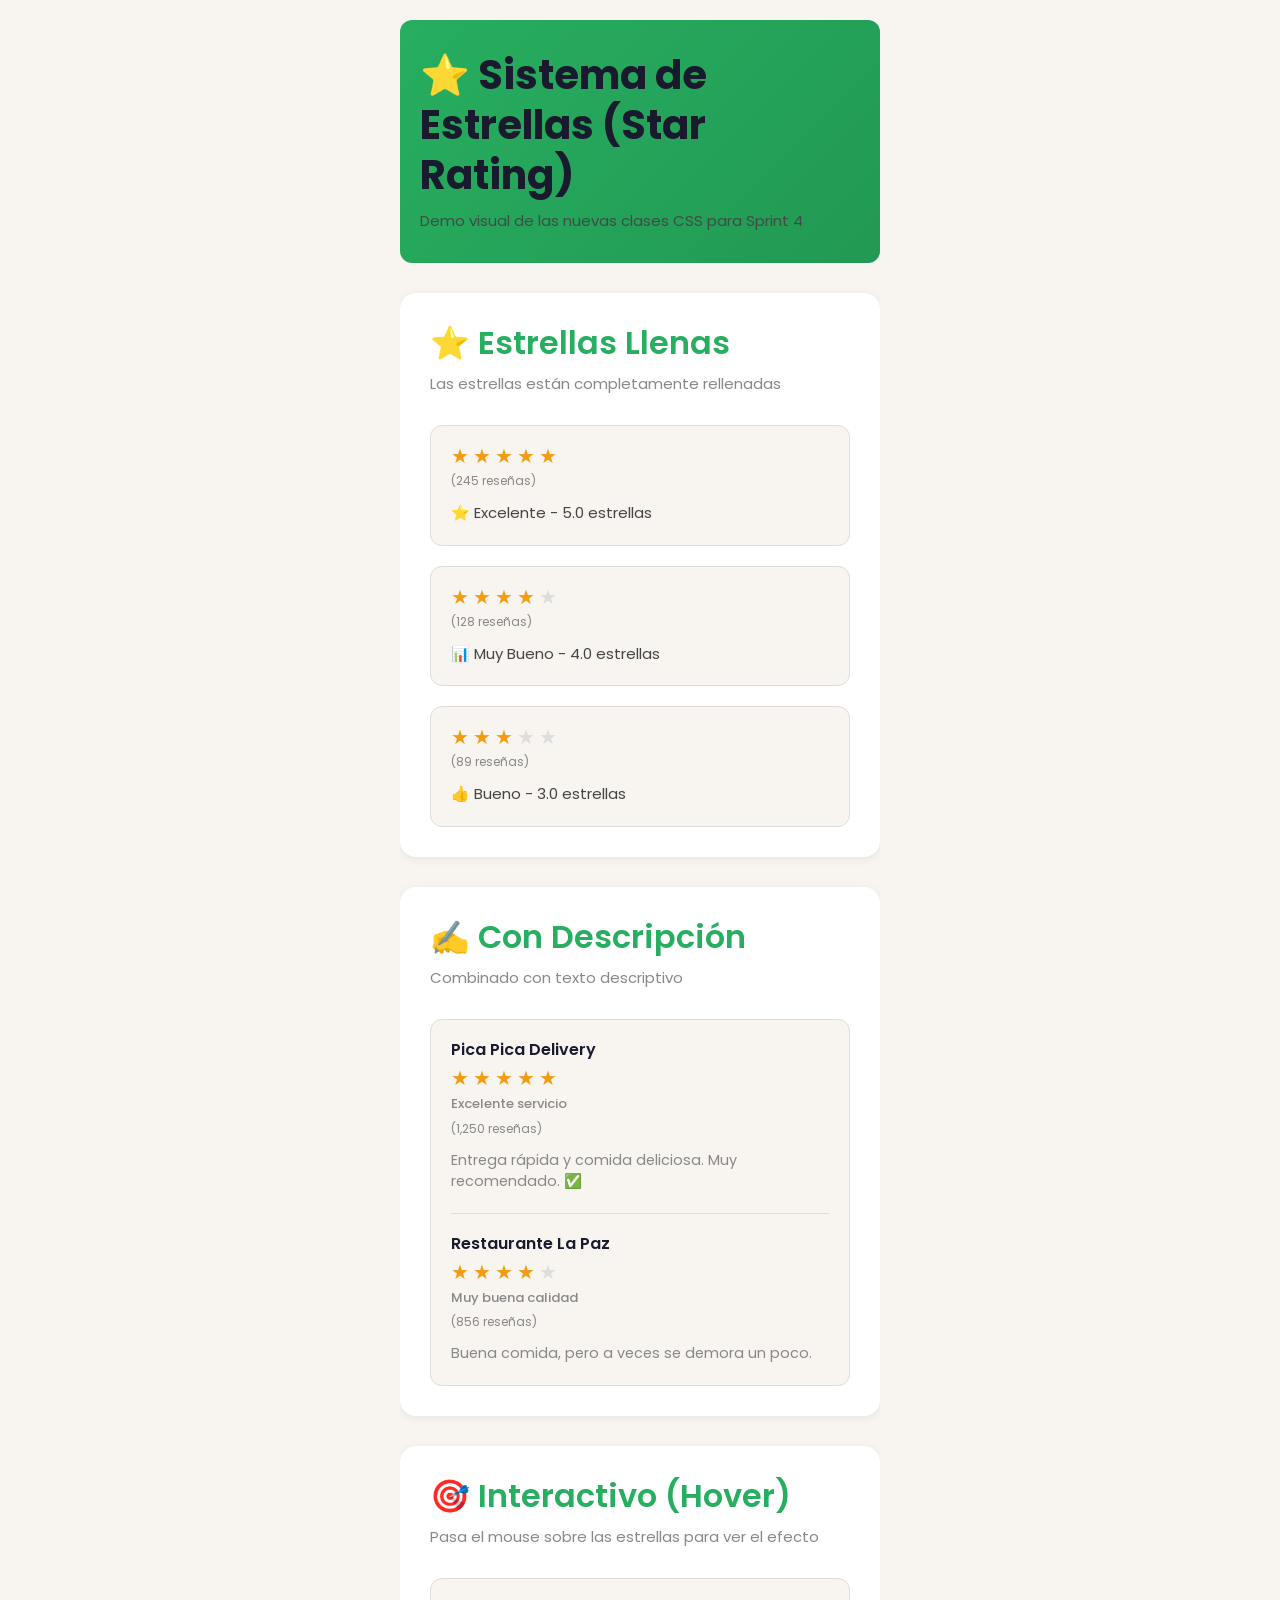
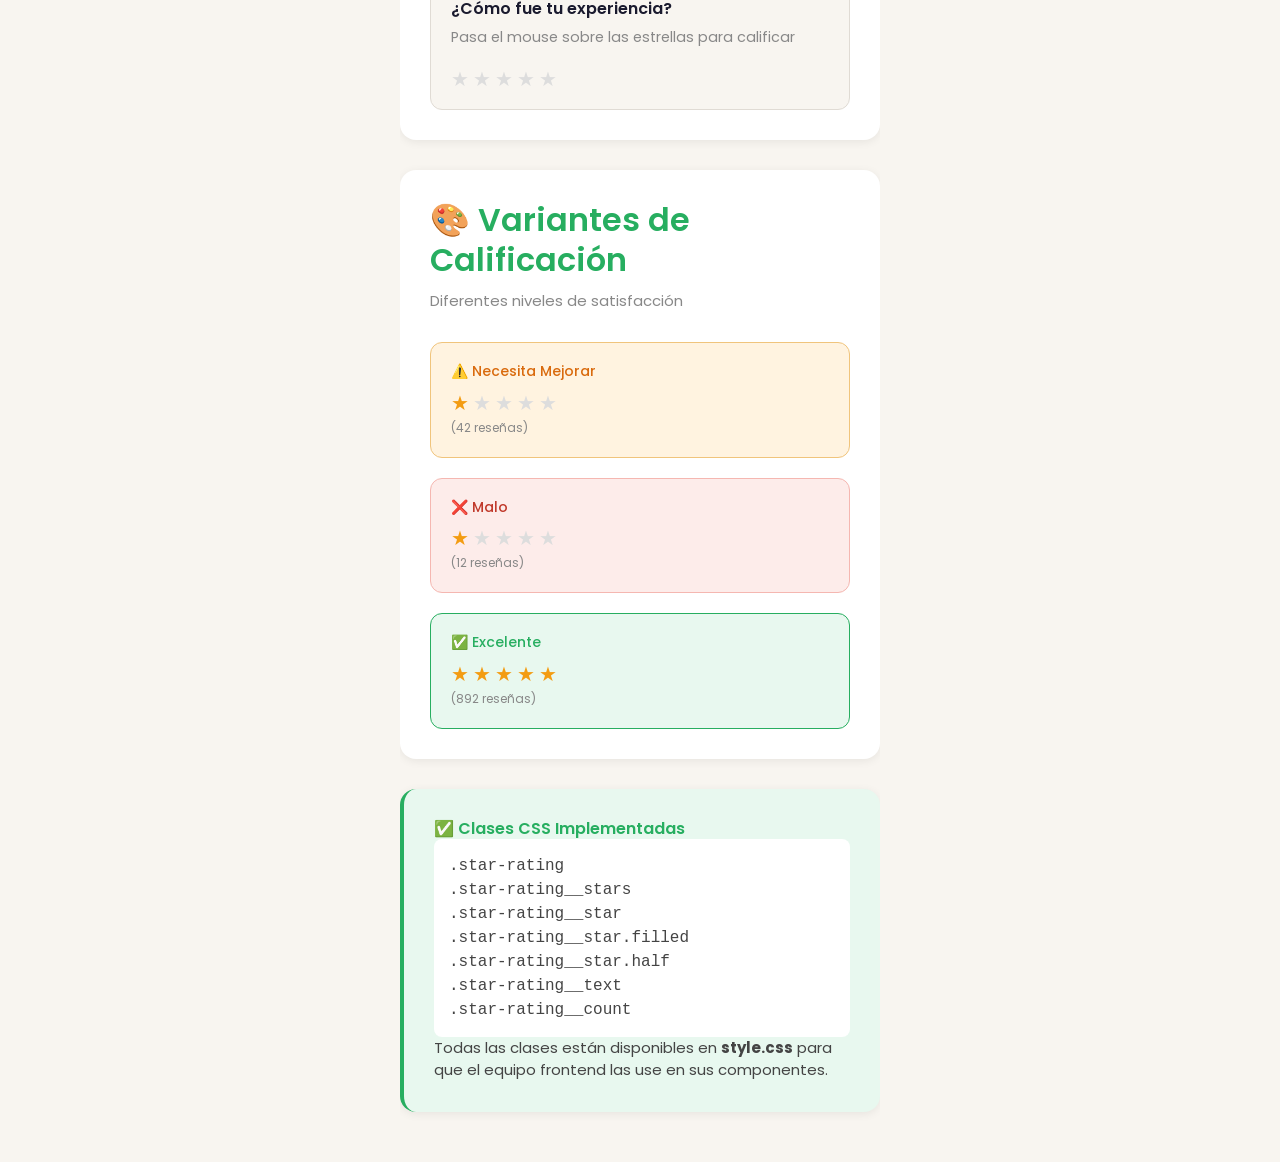
<file: demo-star-rating.html>
<!DOCTYPE html>
<html lang="es">
<head>
    <meta charset="UTF-8">
    <meta name="viewport" content="width=device-width, initial-scale=1.0">
    <title>Demo - Sistema de Estrellas (Star Rating)</title>
    <link rel="stylesheet" href="style.css">
    <style>
        body {
            padding: 20px;
            max-width: 1200px;
            margin: 0 auto;
        }
        .demo-section {
            background: #fff;
            padding: 30px;
            border-radius: 16px;
            margin-bottom: 30px;
            box-shadow: 0 2px 10px rgba(0, 0, 0, 0.07);
        }
        .demo-title {
            font-size: 2rem;
            color: #27ae60;
            margin-bottom: 10px;
        }
        .demo-subtitle {
            color: #888;
            margin-bottom: 30px;
        }
        .example-container {
            display: grid;
            grid-template-columns: repeat(auto-fit, minmax(300px, 1fr));
            gap: 20px;
            margin-top: 20px;
        }
    </style>
</head>
<body>
    <div class="app-container">
        <header style="background: linear-gradient(135deg, #27ae60 0%, #229954 100%); padding: 30px 20px; color: white; border-radius: 12px; margin-bottom: 30px;">
            <h1 style="margin: 0; font-size: 2.5rem;">⭐ Sistema de Estrellas (Star Rating)</h1>
            <p style="margin: 10px 0 0; opacity: 0.9;">Demo visual de las nuevas clases CSS para Sprint 4</p>
        </header>

        <!-- DEMO 1: Star Rating Básico -->
        <section class="demo-section">
            <h2 class="demo-title">⭐ Estrellas Llenas</h2>
            <p class="demo-subtitle">Las estrellas están completamente rellenadas</p>
            
            <div class="example-container">
                <div style="padding: 20px; background: #f8f5f0; border-radius: 12px; border: 1px solid #e0dbd4;">
                    <div class="star-rating">
                        <div class="star-rating__stars">
                            <span class="star-rating__star filled">★</span>
                            <span class="star-rating__star filled">★</span>
                            <span class="star-rating__star filled">★</span>
                            <span class="star-rating__star filled">★</span>
                            <span class="star-rating__star filled">★</span>
                        </div>
                        <span class="star-rating__count">(245 reseñas)</span>
                    </div>
                    <p style="margin-top: 12px; color: #444;">⭐ Excelente - 5.0 estrellas</p>
                </div>

                <div style="padding: 20px; background: #f8f5f0; border-radius: 12px; border: 1px solid #e0dbd4;">
                    <div class="star-rating">
                        <div class="star-rating__stars">
                            <span class="star-rating__star filled">★</span>
                            <span class="star-rating__star filled">★</span>
                            <span class="star-rating__star filled">★</span>
                            <span class="star-rating__star filled">★</span>
                            <span class="star-rating__star">★</span>
                        </div>
                        <span class="star-rating__count">(128 reseñas)</span>
                    </div>
                    <p style="margin-top: 12px; color: #444;">📊 Muy Bueno - 4.0 estrellas</p>
                </div>

                <div style="padding: 20px; background: #f8f5f0; border-radius: 12px; border: 1px solid #e0dbd4;">
                    <div class="star-rating">
                        <div class="star-rating__stars">
                            <span class="star-rating__star filled">★</span>
                            <span class="star-rating__star filled">★</span>
                            <span class="star-rating__star filled">★</span>
                            <span class="star-rating__star">★</span>
                            <span class="star-rating__star">★</span>
                        </div>
                        <span class="star-rating__count">(89 reseñas)</span>
                    </div>
                    <p style="margin-top: 12px; color: #444;">👍 Bueno - 3.0 estrellas</p>
                </div>
            </div>
        </section>

        <!-- DEMO 2: Star Rating con Texto Descriptivo -->
        <section class="demo-section">
            <h2 class="demo-title">✍️ Con Descripción</h2>
            <p class="demo-subtitle">Combinado con texto descriptivo</p>
            
            <div style="padding: 20px; background: #f8f5f0; border-radius: 12px; border: 1px solid #e0dbd4; max-width: 500px;">
                <div style="margin-bottom: 20px;">
                    <h3 style="margin: 0 0 8px; color: #1a1a2e;">Pica Pica Delivery</h3>
                    <div class="star-rating">
                        <div class="star-rating__stars">
                            <span class="star-rating__star filled">★</span>
                            <span class="star-rating__star filled">★</span>
                            <span class="star-rating__star filled">★</span>
                            <span class="star-rating__star filled">★</span>
                            <span class="star-rating__star filled">★</span>
                        </div>
                        <span class="star-rating__text">Excelente servicio</span>
                        <span class="star-rating__count">(1,250 reseñas)</span>
                    </div>
                    <p style="color: #888; margin: 12px 0 0; font-size: 0.9rem;">Entrega rápida y comida deliciosa. Muy recomendado. ✅</p>
                </div>

                <div style="border-top: 1px solid #e0dbd4; padding-top: 20px;">
                    <h3 style="margin: 0 0 8px; color: #1a1a2e;">Restaurante La Paz</h3>
                    <div class="star-rating">
                        <div class="star-rating__stars">
                            <span class="star-rating__star filled">★</span>
                            <span class="star-rating__star filled">★</span>
                            <span class="star-rating__star filled">★</span>
                            <span class="star-rating__star filled">★</span>
                            <span class="star-rating__star">★</span>
                        </div>
                        <span class="star-rating__text">Muy buena calidad</span>
                        <span class="star-rating__count">(856 reseñas)</span>
                    </div>
                    <p style="color: #888; margin: 12px 0 0; font-size: 0.9rem;">Buena comida, pero a veces se demora un poco.</p>
                </div>
            </div>
        </section>

        <!-- DEMO 3: Interactive Star Rating -->
        <section class="demo-section">
            <h2 class="demo-title">🎯 Interactivo (Hover)</h2>
            <p class="demo-subtitle">Pasa el mouse sobre las estrellas para ver el efecto</p>
            
            <div style="padding: 20px; background: #f8f5f0; border-radius: 12px; border: 1px solid #e0dbd4; max-width: 500px;">
                <h3 style="margin: 0 0 8px; color: #1a1a2e;">¿Cómo fue tu experiencia?</h3>
                <p style="color: #888; margin: 0 0 20px; font-size: 0.9rem;">Pasa el mouse sobre las estrellas para calificar</p>
                <div class="star-rating">
                    <div class="star-rating__stars">
                        <span class="star-rating__star">★</span>
                        <span class="star-rating__star">★</span>
                        <span class="star-rating__star">★</span>
                        <span class="star-rating__star">★</span>
                        <span class="star-rating__star">★</span>
                    </div>
                </div>
            </div>
        </section>

        <!-- DEMO 4: Diferentes Variantes -->
        <section class="demo-section">
            <h2 class="demo-title">🎨 Variantes de Calificación</h2>
            <p class="demo-subtitle">Diferentes niveles de satisfacción</p>
            
            <div class="example-container">
                <div style="padding: 20px; background: #fff3e0; border-radius: 12px; border: 1px solid #f0c47c;">
                    <h4 style="margin: 0 0 12px; color: #d96a0d;">⚠️ Necesita Mejorar</h4>
                    <div class="star-rating">
                        <div class="star-rating__stars">
                            <span class="star-rating__star filled">★</span>
                            <span class="star-rating__star">★</span>
                            <span class="star-rating__star">★</span>
                            <span class="star-rating__star">★</span>
                            <span class="star-rating__star">★</span>
                        </div>
                        <span class="star-rating__count">(42 reseñas)</span>
                    </div>
                </div>

                <div style="padding: 20px; background: #fdecea; border-radius: 12px; border: 1px solid #f5b7b1;">
                    <h4 style="margin: 0 0 12px; color: #c0392b;">❌ Malo</h4>
                    <div class="star-rating">
                        <div class="star-rating__stars">
                            <span class="star-rating__star filled">★</span>
                            <span class="star-rating__star">★</span>
                            <span class="star-rating__star">★</span>
                            <span class="star-rating__star">★</span>
                            <span class="star-rating__star">★</span>
                        </div>
                        <span class="star-rating__count">(12 reseñas)</span>
                    </div>
                </div>

                <div style="padding: 20px; background: #e8f8ef; border-radius: 12px; border: 1px solid #27ae60;">
                    <h4 style="margin: 0 0 12px; color: #27ae60;">✅ Excelente</h4>
                    <div class="star-rating">
                        <div class="star-rating__stars">
                            <span class="star-rating__star filled">★</span>
                            <span class="star-rating__star filled">★</span>
                            <span class="star-rating__star filled">★</span>
                            <span class="star-rating__star filled">★</span>
                            <span class="star-rating__star filled">★</span>
                        </div>
                        <span class="star-rating__count">(892 reseñas)</span>
                    </div>
                </div>
            </div>
        </section>

        <!-- Información de Implementación -->
        <section class="demo-section" style="background: #e8f8ef; border-left: 4px solid #27ae60;">
            <h3 style="color: #27ae60; margin-top: 0;">✅ Clases CSS Implementadas</h3>
            <pre style="background: #fff; padding: 15px; border-radius: 8px; overflow-x: auto;"><code>.star-rating
.star-rating__stars
.star-rating__star
.star-rating__star.filled
.star-rating__star.half
.star-rating__text
.star-rating__count</code></pre>
            <p style="color: #444; margin-bottom: 0;">Todas las clases están disponibles en <strong>style.css</strong> para que el equipo frontend las use en sus componentes.</p>
        </section>
    </div>
</body>
</html>
</file>
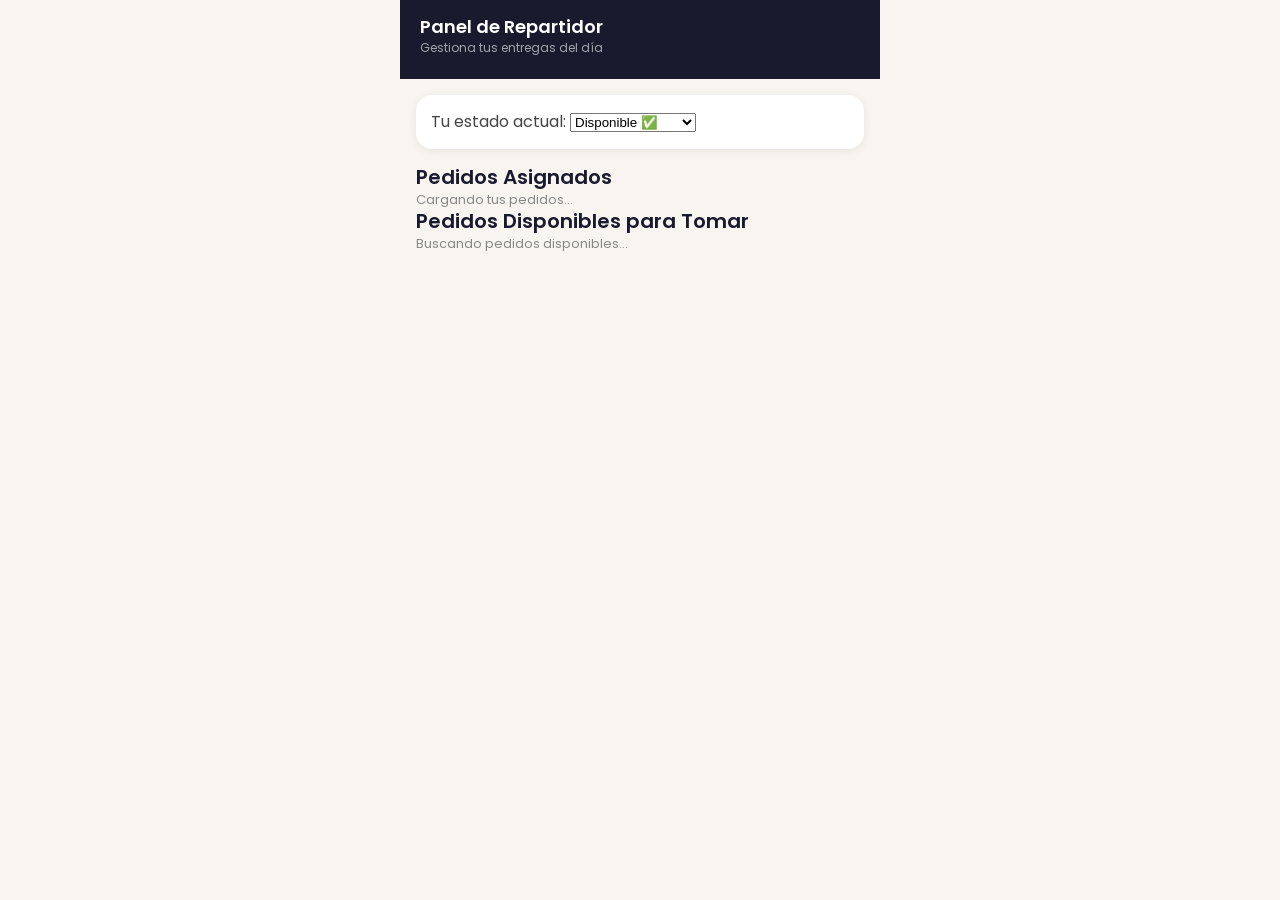
<file: repartidor.html>
<!DOCTYPE html>
<html lang="es">
<head>
    <meta charset="UTF-8">
    <meta name="viewport" content="width=device-width, initial-scale=1.0">
    <title>Repartidor | Pica Pica</title>
    <link rel="stylesheet" href="style.css">
</head>
<body>
    <div class="app-container">
        <header class="app-header">
            <h1 class="app-header__title">Panel de Repartidor</h1>
            <p class="app-header__greeting">Gestiona tus entregas del día</p>
        </header>

        <main class="px-page py-2">
            <section class="card mb-2" style="padding: 15px;">
                <label>Tu estado actual:</label>
                <select id="status-repartidor" onchange="cambiarMiDisponibilidad()">
                    <option value="Disponible">Disponible ✅</option>
                    <option value="No Disponible">No Disponible ⏸️</option>
                </select>
            </section>

            <section id="repartidor-orders-container">
                <h2>Pedidos Asignados</h2>
                <div id="listado-pedidos-repartidor">
                    <p class="text-muted">Cargando tus pedidos...</p>
                </div>
            </section>
            <section id="pedidos-disponibles-container">
    <h2>Pedidos Disponibles para Tomar</h2>
    <div id="listado-pedidos-libres">
        <p class="text-muted">Buscando pedidos disponibles...</p>
    </div>
                
</section>
        </main>
    </div>

    <script src="script.js"></script>
    <script>
        // ID del repartidor (Esto deberías obtenerlo de un login o parámetro)
        const MI_ID_REPARTIDOR = "R001"; 

        async function cargarPedidosRepartidor() {
    const containerMisPedidos = document.getElementById('listado-pedidos-repartidor');
    const containerLibres = document.getElementById('listado-pedidos-libres');
    
    const todosLosPedidos = await obtenerPedidos();
    
    // Filtro 1: Pedidos que ya me asignaron
    const misPedidos = todosLosPedidos.filter(p => p.ID_Repartidor === MI_ID_REPARTIDOR && p.Estado_Entrega !== 'Entregado');
    
    // Filtro 2: Pedidos sin dueño (o con ID vacío)
    const pedidosLibres = todosLosPedidos.filter(p => (!p.ID_Repartidor || p.ID_Repartidor === "") && p.Estado_Entrega === 'Pendiente');

    // Renderizar Mis Pedidos... (tu código actual)
    
    // Renderizar Pedidos Libres
    containerLibres.innerHTML = pedidosLibres.map(p => `
        <div class="card mb-2" style="border: 2px solid var(--color-primary); padding:15px;">
            <h3>${p.Nombre_Plato}</h3>
            <p>Cliente: ${p.Nombre_Cliente}</p>
            <button class="btn-primary" onclick="tomarPedido('${p.ID_Pedido}')">Aceptar Pedido</button>
        </div>
    `).join('');
}

        async function marcarEntregado(idPedido) {
            await completarEntrega(idPedido, MI_ID_REPARTIDOR);
            alert("¡Pedido entregado con éxito!");
            cargarPedidosRepartidor();
        }
        async function tomarPedido(idPedido) {
    // 1. Actualizamos el pedido con el ID del repartidor actual
    // Usamos el endpoint que ya tienes en script.js
    try {
        const res = await fetch(`${API_URL}/ID_Pedido/${idPedido}?sheet=Pedidos`, {
            method: "PUT",
            headers: { "Content-Type": "application/json" },
            body: JSON.stringify({ data: { 
                ID_Repartidor: MI_ID_REPARTIDOR,
                Estado_Entrega: "En Camino"
            }})
        });
        
        // 2. Marcamos al repartidor como "No Disponible" porque ya está ocupado
        await actualizarDisponibilidadRepartidor(MI_ID_REPARTIDOR, "No Disponible");
        document.getElementById('status-repartidor').value = "No Disponible";
        
        alert("¡Pedido tomado! Ahora dirígete al restaurante.");
        cargarPedidosRepartidor(); // Recargar ambas listas
    } catch (error) {
        alert("Error al tomar el pedido.");
    }
}

        async function cambiarMiDisponibilidad() {
            const nuevoEstado = document.getElementById('status-repartidor').value;
            await actualizarDisponibilidadRepartidor(MI_ID_REPARTIDOR, nuevoEstado);
            alert("Estado actualizado a: " + nuevoEstado);
        }

        document.addEventListener('DOMContentLoaded', cargarPedidosRepartidor);
    </script>
</body>
</html>
</file>
<file: style.css>
/* ============================================
   FOOD APP — style.css
   Fuente: Poppins (Google Fonts)
   Color principal:  #27ae60  (verde)
   Color de acción:  #f39c12  (naranja)
   ============================================ */

/* — Import — */
@import url('https://fonts.googleapis.com/css2?family=Poppins:wght@400;500;600;700&display=swap');

/* ============================================
   VARIABLES
   ============================================ */
:root {
  /* Colores principales */
  --color-primary:        #27ae60;
  --color-primary-dark:   #229954;
  --color-primary-light:  #e8f8ef;

  --color-action:         #f39c12;
  --color-action-dark:    #e08e0b;
  --color-action-light:   #fff3e0;

  /* Paleta de texto */
  --color-text-heading:   #1a1a2e;
  --color-text-body:      #444444;
  --color-text-muted:     #888888;

  /* Fondos */
  --color-bg-page:        #f8f5f0;
  --color-bg-card:        #ffffff;
  --color-bg-header:      #1a1a2e;

  /* Bordes */
  --color-border:         #e0dbd4;

  /* Tipografía */
  --font-main:            'Poppins', sans-serif;

  /* Radios */
  --radius-sm:            8px;
  --radius-md:            12px;
  --radius-lg:            16px;
  --radius-xl:            24px;

  /* Sombra de card */
  --shadow-card:          0 2px 10px rgba(0, 0, 0, 0.07);
}

/* ============================================
   RESET BÁSICO
   ============================================ */
*, *::before, *::after {
  box-sizing: border-box;
  margin: 0;
  padding: 0;
}

html {
  font-size: 16px;
  -webkit-text-size-adjust: 100%;
}

body {
  font-family: var(--font-main);
  background-color: var(--color-bg-page);
  color: var(--color-text-body);
  line-height: 1.5;
}

img {
  display: block;
  max-width: 100%;
}

/* ============================================
   CONTENEDOR PRINCIPAL
   Simula pantalla de celular en escritorio
   ============================================ */
.app-container {
  max-width: 480px;
  margin: 0 auto;
  min-height: 100vh;
  background-color: var(--color-bg-page);
  position: relative;
  overflow-x: hidden;
}

/* ============================================
   TIPOGRAFÍA
   ============================================ */
h1, h2, h3, h4 {
  font-family: var(--font-main);
  color: var(--color-text-heading);
  line-height: 1.25;
}

h1 { font-size: 1.5rem;   font-weight: 700; }
h2 { font-size: 1.25rem;  font-weight: 600; }
h3 { font-size: 1rem;     font-weight: 600; }
h4 { font-size: 0.875rem; font-weight: 500; }

p {
  font-size: 0.9375rem;
  color: var(--color-text-body);
}

.text-muted {
  font-size: 0.8125rem;
  color: var(--color-text-muted);
}

/* ============================================
   BOTONES
   ============================================ */

/* Botón primario — color principal (verde) */
.btn-primary {
  display: inline-flex;
  align-items: center;
  justify-content: center;
  gap: 8px;
  width: 100%;
  padding: 14px 20px;
  background-color: var(--color-primary);
  color: #ffffff;
  font-family: var(--font-main);
  font-size: 0.9375rem;
  font-weight: 600;
  border: none;
  border-radius: var(--radius-md);
  cursor: pointer;
  transition: background-color 0.18s ease, transform 0.1s ease;
}

.btn-primary:hover  { background-color: var(--color-primary-dark); }
.btn-primary:active { transform: scale(0.97); }

/* Botón de acción — naranja (añadir al carrito, etc.) */
.btn-action {
  display: inline-flex;
  align-items: center;
  justify-content: center;
  padding: 10px 18px;
  background-color: var(--color-action);
  color: #ffffff;
  font-family: var(--font-main);
  font-size: 0.875rem;
  font-weight: 600;
  border: none;
  border-radius: var(--radius-sm);
  cursor: pointer;
  transition: background-color 0.18s ease, transform 0.1s ease;
}

.btn-action:hover  { background-color: var(--color-action-dark); }
.btn-action:active { transform: scale(0.97); }

/* Botón pequeño "+" para cards */
.btn-add {
  width: 32px;
  height: 32px;
  border-radius: var(--radius-sm);
  background-color: var(--color-action);
  color: #ffffff;
  font-size: 1.25rem;
  font-weight: 700;
  border: none;
  cursor: pointer;
  display: inline-flex;
  align-items: center;
  justify-content: center;
  transition: background-color 0.15s ease, transform 0.1s ease;
  line-height: 1;
}

.btn-add:hover  { background-color: var(--color-action-dark); }
.btn-add:active { transform: scale(0.93); }

/* Botón outline — borde verde */
.btn-outline {
  display: inline-flex;
  align-items: center;
  justify-content: center;
  padding: 12px 20px;
  background-color: transparent;
  color: var(--color-primary);
  font-family: var(--font-main);
  font-size: 0.9375rem;
  font-weight: 600;
  border: 2px solid var(--color-primary);
  border-radius: var(--radius-md);
  cursor: pointer;
  transition: background-color 0.18s ease, color 0.18s ease;
}

.btn-outline:hover {
  background-color: var(--color-primary-light);
}

/* ============================================
   CARDS (Tarjetas de platillos)
   ============================================ */
.card {
  background-color: var(--color-bg-card);
  border-radius: var(--radius-lg);
  overflow: hidden;
  box-shadow: var(--shadow-card);
  transition: transform 0.18s ease, box-shadow 0.18s ease;
  cursor: pointer;
}

.card:hover {
  transform: translateY(-3px);
  box-shadow: 0 6px 18px rgba(0, 0, 0, 0.1);
}

.card:active {
  transform: scale(0.97);
}

/* Imagen del platillo */
.card__image {
  width: 100%;
  height: 160px;
  object-fit: cover;
  display: block;
}

/* Cuerpo de la card */
.card__body {
  padding: 12px 14px 14px;
}

.card__name {
  font-size: 0.9375rem;
  font-weight: 600;
  color: var(--color-text-heading);
  margin-bottom: 3px;
  line-height: 1.3;
}

.order-card {
  background-color: var(--color-bg-card);
  border-radius: var(--radius-lg);
  overflow: hidden;
  border: 1px solid var(--color-border);
  padding: 14px;
  margin-bottom: 14px;
}

.order-card__header {
  display: flex;
  align-items: center;
  justify-content: space-between;
  gap: 12px;
  margin-bottom: 10px;
}

.order-card__meta {
  display: flex;
  flex-wrap: wrap;
  gap: 10px;
  margin-top: 8px;
}

.order-card__meta span,
.order-card__tag {
  display: inline-flex;
  align-items: center;
  padding: 6px 10px;
  border-radius: 999px;
  font-size: 0.78rem;
  font-weight: 600;
}

.order-card__meta span {
  background-color: var(--color-bg-page);
  color: var(--color-text-body);
  border: 1px solid var(--color-border);
}

.order-card__tag {
  background-color: #fff4e5;
  color: #d96a0d;
  border: 1px solid #f0c47c;
}

.order-card__delay {
  background-color: #fdecea;
  color: #c0392b;
  border-color: #f5b7b1;
}

.btn-small {
  padding: 8px 12px;
  font-size: 0.85rem;
}

.account-panel {
  background-color: var(--color-bg-card);
  border: 1px solid var(--color-border);
  border-radius: var(--radius-xl);
  padding: 18px;
  box-shadow: var(--shadow-card);
  margin-top: 20px;
}

.account-panel__row {
  display: flex;
  align-items: center;
  justify-content: space-between;
  gap: 12px;
  flex-wrap: wrap;
}

.account-panel__info {
  display: grid;
  gap: 6px;
}

.account-panel__select {
  width: 100%;
  max-width: 240px;
  padding: 12px 14px;
  border: 1px solid var(--color-border);
  border-radius: var(--radius-md);
  font-family: var(--font-main);
  font-size: 0.95rem;
}

.toggle-switch {
  position: relative;
  display: inline-block;
  width: 56px;
  height: 32px;
}

.toggle-switch input {
  opacity: 0;
  width: 0;
  height: 0;
}

.toggle-switch .slider {
  position: absolute;
  cursor: pointer;
  top: 0;
  left: 0;
  right: 0;
  bottom: 0;
  background-color: #ccc;
  border-radius: 999px;
  transition: 0.25s;
}

.toggle-switch .slider:before {
  position: absolute;
  content: "";
  height: 24px;
  width: 24px;
  left: 4px;
  bottom: 4px;
  background-color: white;
  border-radius: 50%;
  transition: 0.25s;
}

.toggle-switch input:checked + .slider {
  background-color: var(--color-primary);
}

.toggle-switch input:checked + .slider:before {
  transform: translateX(24px);
}

.tracking-box {
  background: #e8f8ef;
  border: 1px solid #27ae60;
  border-radius: var(--radius-lg);
  padding: 16px;
  margin-top: 18px;
}

.tracking-box p {
  margin: 0;
  font-weight: 600;
}

.btn-delay {
  background-color: #f8d7da;
  color: #721c24;
  border: 1px solid #f5c6cb;
}

.btn-delay:hover {
  background-color: #f5c6cb;
}

.card__restaurant {
  font-size: 0.75rem;
  color: var(--color-text-muted);
  margin-bottom: 10px;
}

.card__footer {
  display: flex;
  align-items: center;
  justify-content: space-between;
}

.card__price {
  font-size: 1rem;
  font-weight: 700;
  color: var(--color-text-heading);
}

/* Card en versión horizontal (para listas/ofertas) */
.card--horizontal {
  display: flex;
  flex-direction: row;
}

.card--horizontal .card__image {
  width: 100px;
  height: auto;
  min-height: 100px;
  border-radius: 0;
  flex-shrink: 0;
}

.card--horizontal .card__body {
  flex: 1;
  display: flex;
  flex-direction: column;
  justify-content: space-between;
}

/* ============================================
   BADGE / ETIQUETA
   ============================================ */
.badge {
  display: inline-block;
  padding: 3px 10px;
  border-radius: 20px;
  font-size: 0.6875rem;
  font-weight: 600;
  line-height: 1.4;
}

.badge--promo {
  background-color: var(--color-action-light);
  color: #b7600a;
}

.badge--nuevo {
  background-color: var(--color-primary-light);
  color: #1a7d47;
}

/* ============================================
   RATING (Estrellas)
   ============================================ */
.rating {
  display: inline-flex;
  align-items: center;
  gap: 4px;
  font-size: 0.75rem;
  color: var(--color-text-muted);
}

.rating__star {
  color: var(--color-action);
  font-size: 0.875rem;
}

/* ============================================
   SISTEMA DE ESTRELLAS (Star Rating)
   ============================================ */
.star-rating {
  display: flex;
  flex-direction: column;
  gap: 6px;
}

.star-rating__stars {
  display: flex;
  gap: 4px;
  align-items: center;
}

.star-rating__star {
  font-size: 1.25rem;
  cursor: pointer;
  color: #ddd;
  transition: color 0.15s ease, transform 0.1s ease;
  line-height: 1;
}

.star-rating__star.filled {
  color: var(--color-action);
}

.star-rating__star.half {
  background: linear-gradient(90deg, var(--color-action) 50%, #ddd 50%);
  -webkit-background-clip: text;
  -webkit-text-fill-color: transparent;
  background-clip: text;
}

.star-rating__star:hover {
  transform: scale(1.1);
}

.star-rating__text {
  font-size: 0.8125rem;
  color: var(--color-text-muted);
  font-weight: 500;
  display: block;
}

.star-rating__count {
  font-size: 0.75rem;
  color: var(--color-text-muted);
  margin-left: 0;
  display: block;
}

/* ============================================
   TARJETAS DE REPORTES (Report Card)
   ============================================ */
.report-card {
  background-color: var(--color-bg-card);
  border-radius: var(--radius-lg);
  border: 1px solid var(--color-border);
  padding: 16px;
  margin-bottom: 14px;
  box-shadow: var(--shadow-card);
  transition: transform 0.18s ease, box-shadow 0.18s ease;
}

.report-card:hover {
  transform: translateY(-2px);
  box-shadow: 0 4px 14px rgba(0, 0, 0, 0.1);
}

.report-card__header {
  display: flex;
  align-items: flex-start;
  justify-content: space-between;
  gap: 12px;
  margin-bottom: 12px;
}

.report-card__icon-box {
  width: 44px;
  height: 44px;
  border-radius: var(--radius-md);
  display: flex;
  align-items: center;
  justify-content: center;
  flex-shrink: 0;
  font-size: 1.375rem;
}

.report-card__icon-box--complaint {
  background-color: #ffe8e8;
  color: #c0392b;
}

.report-card__icon-box--issue {
  background-color: #fff3e0;
  color: #d96a0d;
}

.report-card__icon-box--quality {
  background-color: #f0f4ff;
  color: #3b5bdb;
}

.report-card__icon-box--other {
  background-color: var(--color-primary-light);
  color: var(--color-primary);
}

.report-card__title {
  font-size: 0.9375rem;
  font-weight: 600;
  color: var(--color-text-heading);
  margin: 0 0 4px 0;
}

.report-card__type {
  font-size: 0.75rem;
  color: var(--color-text-muted);
  margin: 0;
}

.report-card__status {
  display: inline-flex;
  align-items: center;
  padding: 4px 10px;
  border-radius: 12px;
  font-size: 0.7rem;
  font-weight: 600;
  white-space: nowrap;
}

.report-card__status--pending {
  background-color: #fff3e0;
  color: #d96a0d;
}

.report-card__status--resolved {
  background-color: #e8f8ef;
  color: #1a7d47;
}

.report-card__status--rejected {
  background-color: #ffe8e8;
  color: #c0392b;
}

.report-card__content {
  margin-bottom: 12px;
}

.report-card__description {
  font-size: 0.8125rem;
  color: var(--color-text-body);
  line-height: 1.4;
  margin: 0 0 8px 0;
}

.report-card__details {
  display: flex;
  flex-direction: column;
  gap: 6px;
}

.report-card__detail-item {
  display: flex;
  align-items: center;
  gap: 8px;
  font-size: 0.8rem;
  color: var(--color-text-muted);
}

.report-card__detail-label {
  font-weight: 600;
  color: var(--color-text-body);
  min-width: 70px;
}

.report-card__footer {
  display: flex;
  align-items: center;
  justify-content: space-between;
  gap: 12px;
  padding-top: 12px;
  border-top: 1px solid var(--color-border);
}

.report-card__date {
  font-size: 0.75rem;
  color: var(--color-text-muted);
}

.report-card__actions {
  display: flex;
  gap: 8px;
}

.report-card__btn {
  padding: 6px 12px;
  font-size: 0.75rem;
  font-weight: 600;
  border: none;
  border-radius: var(--radius-sm);
  cursor: pointer;
  transition: background-color 0.15s ease, color 0.15s ease;
}

.report-card__btn--view {
  background-color: var(--color-primary-light);
  color: var(--color-primary);
}

.report-card__btn--view:hover {
  background-color: var(--color-primary);
  color: #ffffff;
}

.report-card__btn--delete {
  background-color: #ffe8e8;
  color: #c0392b;
}

.report-card__btn--delete:hover {
  background-color: #f5c6cb;
}

/* ============================================
   CHIPS DE CATEGORÍA
   ============================================ */
.chip-list {
  display: flex;
  gap: 8px;
  overflow-x: auto;
  padding-bottom: 6px;
  /* esconde la scrollbar pero sigue scrolleable */
  scrollbar-width: none;
}

.chip-list::-webkit-scrollbar { display: none; }

.chip {
  flex-shrink: 0;
  padding: 7px 16px;
  border-radius: 20px;
  font-family: var(--font-main);
  font-size: 0.8125rem;
  font-weight: 500;
  cursor: pointer;
  border: 1.5px solid var(--color-border);
  background-color: var(--color-bg-card);
  color: var(--color-text-body);
  transition: background-color 0.15s, color 0.15s, border-color 0.15s;
  white-space: nowrap;
}

.chip.active,
.chip:hover {
  background-color: var(--color-primary);
  color: #ffffff;
  border-color: var(--color-primary);
}

/* ============================================
   GRILLA DE CARDS (2 columnas)
   ============================================ */
.cards-grid {
  display: grid;
  grid-template-columns: 1fr 1fr;
  gap: 14px;
}

/* ============================================
   SECTION HEADER
   ============================================ */
.section-header {
  display: flex;
  align-items: center;
  justify-content: space-between;
  margin-bottom: 12px;
}

.section-title {
  font-size: 1rem;
  font-weight: 600;
  color: var(--color-text-heading);
}

.section-link {
  font-size: 0.8125rem;
  font-weight: 500;
  color: var(--color-primary);
  text-decoration: none;
  cursor: pointer;
}

/* ============================================
   BARRA DE NAVEGACIÓN INFERIOR
   ============================================ */
.nav-bar {
  position: sticky;
  bottom: 0;
  left: 0;
  right: 0;
  background-color: var(--color-bg-card);
  border-top: 1px solid var(--color-border);
  display: flex;
  padding: 10px 0 env(safe-area-inset-bottom, 10px);
  z-index: 100;
}

.nav-item {
  flex: 1;
  display: flex;
  flex-direction: column;
  align-items: center;
  gap: 3px;
  font-size: 0.625rem;
  font-weight: 500;
  color: var(--color-text-muted);
  cursor: pointer;
  padding: 4px 0;
  text-decoration: none;
  transition: color 0.15s;
}

.nav-item__icon {
  font-size: 1.375rem;
  line-height: 1;
}

.nav-item.active,
.nav-item:hover {
  color: var(--color-primary);
}

/* ============================================
   HEADER PRINCIPAL
   ============================================ */
.app-header {
  background-color: var(--color-bg-header);
  padding: 16px 20px 20px;
  color: #ffffff;
}

.app-header__greeting {
  font-size: 0.75rem;
  color: rgba(255, 255, 255, 0.6);
  font-weight: 400;
  margin-bottom: 2px;
}

.app-header__title {
  font-size: 1.125rem;
  font-weight: 600;
  color: #ffffff;
}

/* ============================================
   BARRA DE BÚSQUEDA
   ============================================ */
.search-bar {
  display: flex;
  align-items: center;
  gap: 10px;
  background-color: rgba(255, 255, 255, 0.1);
  border: 1px solid rgba(255, 255, 255, 0.15);
  border-radius: var(--radius-md);
  padding: 11px 14px;
  margin-top: 14px;
  cursor: text;
}

.search-bar__input {
  flex: 1;
  background: none;
  border: none;
  outline: none;
  font-family: var(--font-main);
  font-size: 0.875rem;
  color: rgba(255, 255, 255, 0.85);
}

.search-bar__input::placeholder {
  color: rgba(255, 255, 255, 0.45);
}

/* ============================================
   UTILIDADES
   ============================================ */
.mt-1  { margin-top: 0.5rem; }
.mt-2  { margin-top: 1rem; }
.mt-3  { margin-top: 1.5rem; }
.mb-1  { margin-bottom: 0.5rem; }
.mb-2  { margin-bottom: 1rem; }
.mb-3  { margin-bottom: 1.5rem; }

.px-page { padding-left: 16px; padding-right: 16px; }
.py-2    { padding-top: 1rem; padding-bottom: 1rem; }

.text-primary { color: var(--color-primary); }
.text-action  { color: var(--color-action); }
.text-heading { color: var(--color-text-heading); }

/* ============================================
   BANNER DE NOTIFICACIÓN
   ============================================ */
.notification-banner {
  display: none;
  position: fixed;
  top: 20px;
  left: 16px;
  right: 16px;
  z-index: 1000;
  
  align-items: center;
  gap: 14px;
  background-color: var(--color-bg-card);
  border: 1px solid var(--color-border);
  border-radius: var(--radius-lg);
  padding: 12px 16px;
  box-shadow: 0 4px 12px rgba(0,0,0,0.15);
  animation: slideDown 0.4s ease-out;
}

@keyframes slideDown {
  from { opacity: 0; transform: translateY(-20px); }
  to { opacity: 1; transform: translateY(0); }
}

.notification-banner.show {
  display: flex;
}

.notification-banner.success {
  border-color: var(--color-primary);
}

.notification-banner.success .notification-banner__icon-box {
  background-color: var(--color-primary-light);
}

.notification-banner.error {
  border-color: #c0392b;
}

.notification-banner.error .notification-banner__icon-box {
  background-color: #ffe8e8;
}

.notification-banner.warning {
  border-color: #d96a0d;
}

.notification-banner.warning .notification-banner__icon-box {
  background-color: #fff3e0;
}

.notification-banner__icon-box {
  width: 48px;
  height: 48px;
  border-radius: var(--radius-md);
  overflow: hidden;
  flex-shrink: 0;
  background-color: var(--color-primary-light);
  display: flex;
  align-items: center;
  justify-content: center;
  font-size: 1.5rem;
}

.notification-banner__content {
  display: flex;
  flex-direction: column;
  gap: 2px;
  flex: 1;
}

.notification-banner__title {
  font-size: 0.9375rem;
  font-weight: 600;
  margin: 0;
  color: var(--color-text-heading);
}

.notification-banner__text {
  font-size: 0.8125rem;
  color: var(--color-text-muted);
  margin: 0;
}

.notification-banner__close {
  width: 24px;
  height: 24px;
  background: none;
  border: none;
  color: var(--color-text-muted);
  cursor: pointer;
  display: flex;
  align-items: center;
  justify-content: center;
  font-size: 1.25rem;
  transition: color 0.15s ease;
}

.notification-banner__close:hover {
  color: var(--color-text-heading);
}

/* ============================================
   SISTEMA DE LÍMITE DE ALMUERZOS (HU8)
   ============================================ */
.lunch-counter-card {
  background: var(--color-bg-card);
  border: 1px solid var(--color-border);
  border-radius: var(--radius-xl);
  padding: 18px;
  box-shadow: var(--shadow-card);
  margin-bottom: 20px;
  display: flex;
  flex-direction: column;
  gap: 12px;
  transition: transform 0.2s ease, box-shadow 0.2s ease;
}

.lunch-counter-card:hover {
  transform: translateY(-2px);
  box-shadow: 0 4px 14px rgba(0, 0, 0, 0.08);
}

.lunch-counter-card__header {
  display: flex;
  align-items: center;
  justify-content: space-between;
}

.lunch-counter-card__title {
  font-size: 0.95rem;
  font-weight: 600;
  color: var(--color-text-heading);
  margin: 0;
}

.lunch-counter-card__badge {
  padding: 4px 10px;
  font-size: 0.75rem;
  font-weight: 700;
  border-radius: 20px;
}

.lunch-counter-card__badge--available {
  background-color: var(--color-primary-light);
  color: var(--color-primary-dark);
}

.lunch-counter-card__badge--warning {
  background-color: var(--color-action-light);
  color: var(--color-action-dark);
}

.lunch-counter-card__badge--empty {
  background-color: #ffe8e8;
  color: #c0392b;
}

.lunch-progress-bar {
  width: 100%;
  height: 8px;
  background-color: #eee;
  border-radius: 999px;
  overflow: hidden;
  position: relative;
}

.lunch-progress-bar__fill {
  height: 100%;
  background-color: var(--color-primary);
  border-radius: 999px;
  transition: width 0.4s cubic-bezier(0.4, 0, 0.2, 1), background-color 0.3s ease;
  width: 0%;
}

.lunch-progress-bar__fill--warning {
  background-color: var(--color-action);
}

.lunch-progress-bar__fill--empty {
  background-color: #c0392b;
}

.sold-out-banner {
  background: linear-gradient(135deg, #ffe8e8 0%, #ffdada 100%);
  border: 1px solid #f5b7b1;
  border-radius: var(--radius-xl);
  padding: 20px;
  text-align: center;
  box-shadow: var(--shadow-card);
  margin-bottom: 20px;
  animation: pulseSoldOut 2s infinite ease-in-out;
}

@keyframes pulseSoldOut {
  0% { transform: scale(1); }
  50% { transform: scale(1.02); }
  100% { transform: scale(1); }
}

.sold-out-banner__title {
  font-size: 1.15rem;
  font-weight: 700;
  color: #c0392b;
  margin-bottom: 6px;
}

.sold-out-banner__text {
  font-size: 0.85rem;
  color: #7f231c;
  margin: 0;
}

/* Estado deshabilitado para botones */
.btn-add.disabled,
.btn-primary.disabled,
.btn-action.disabled {
  background-color: #cccccc !important;
  color: #888888 !important;
  cursor: not-allowed !important;
  pointer-events: none !important;
  transform: none !important;
  box-shadow: none !important;
}
</file>
